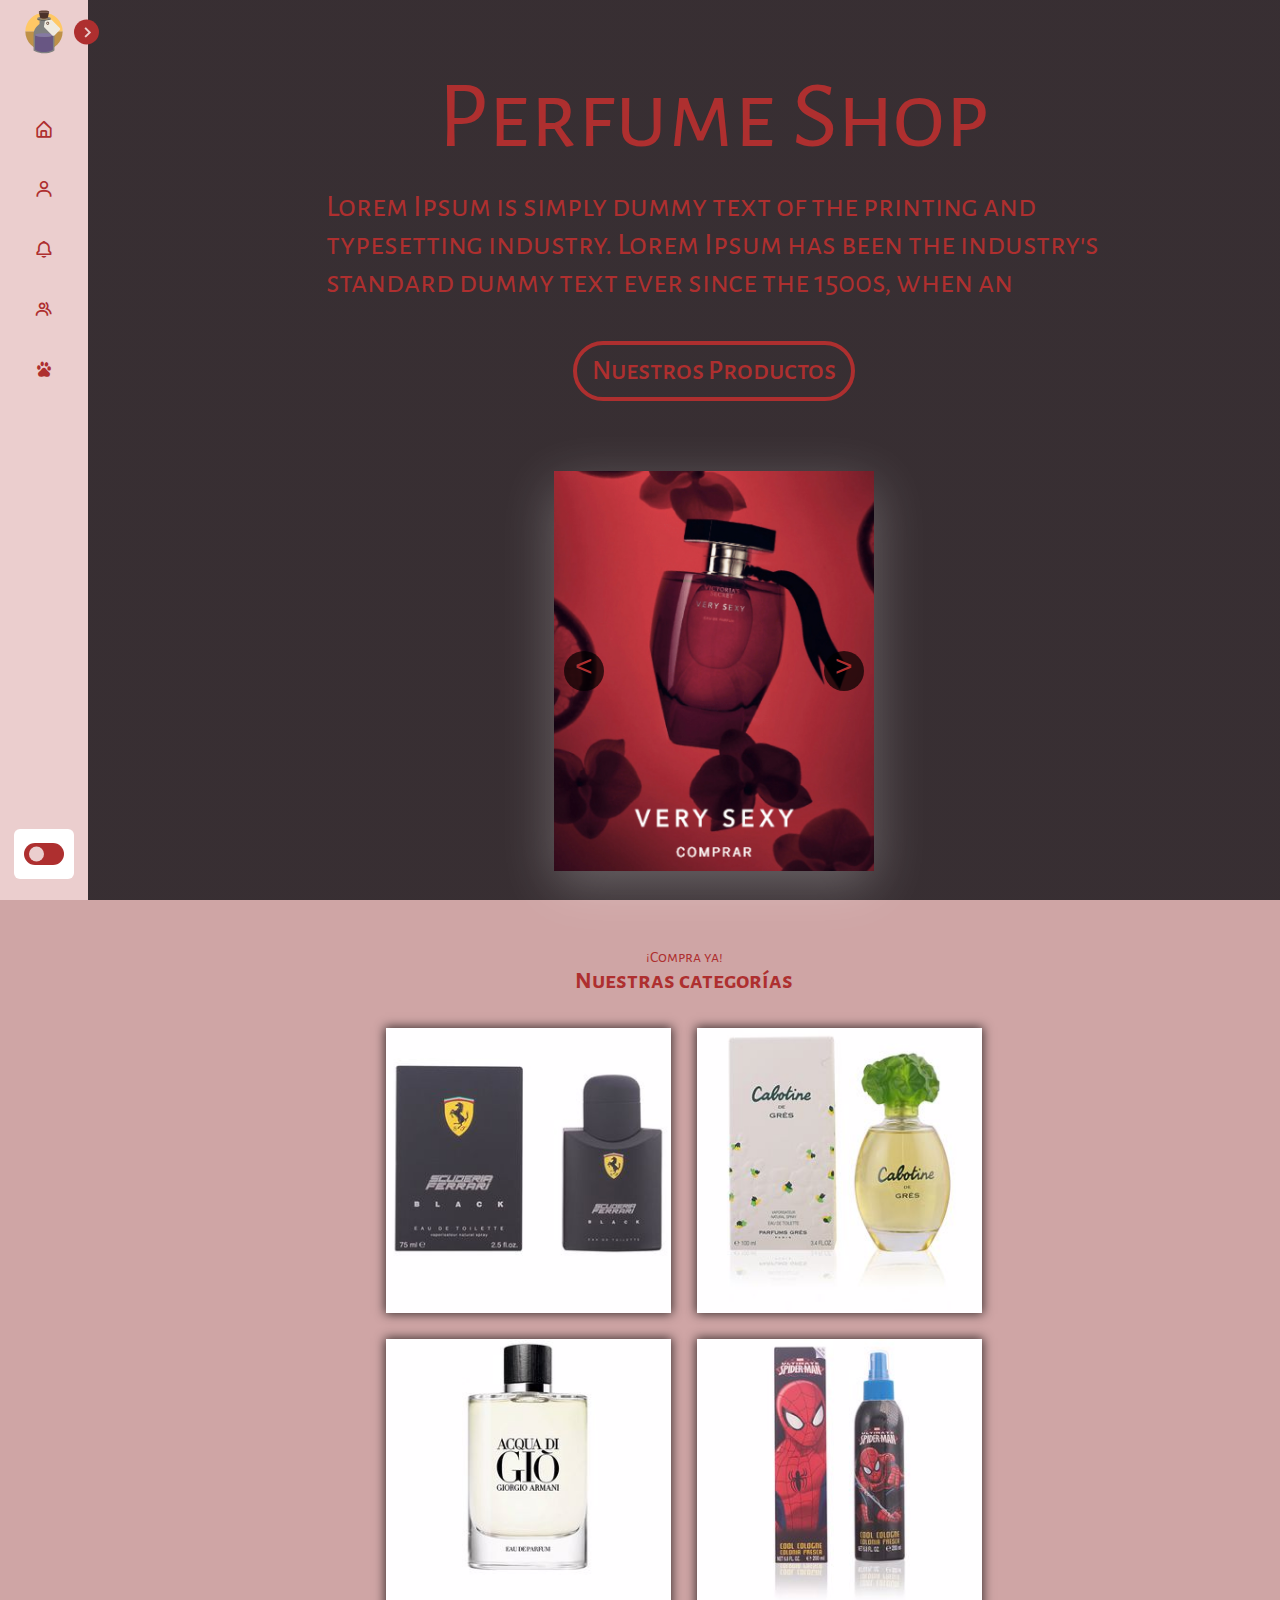
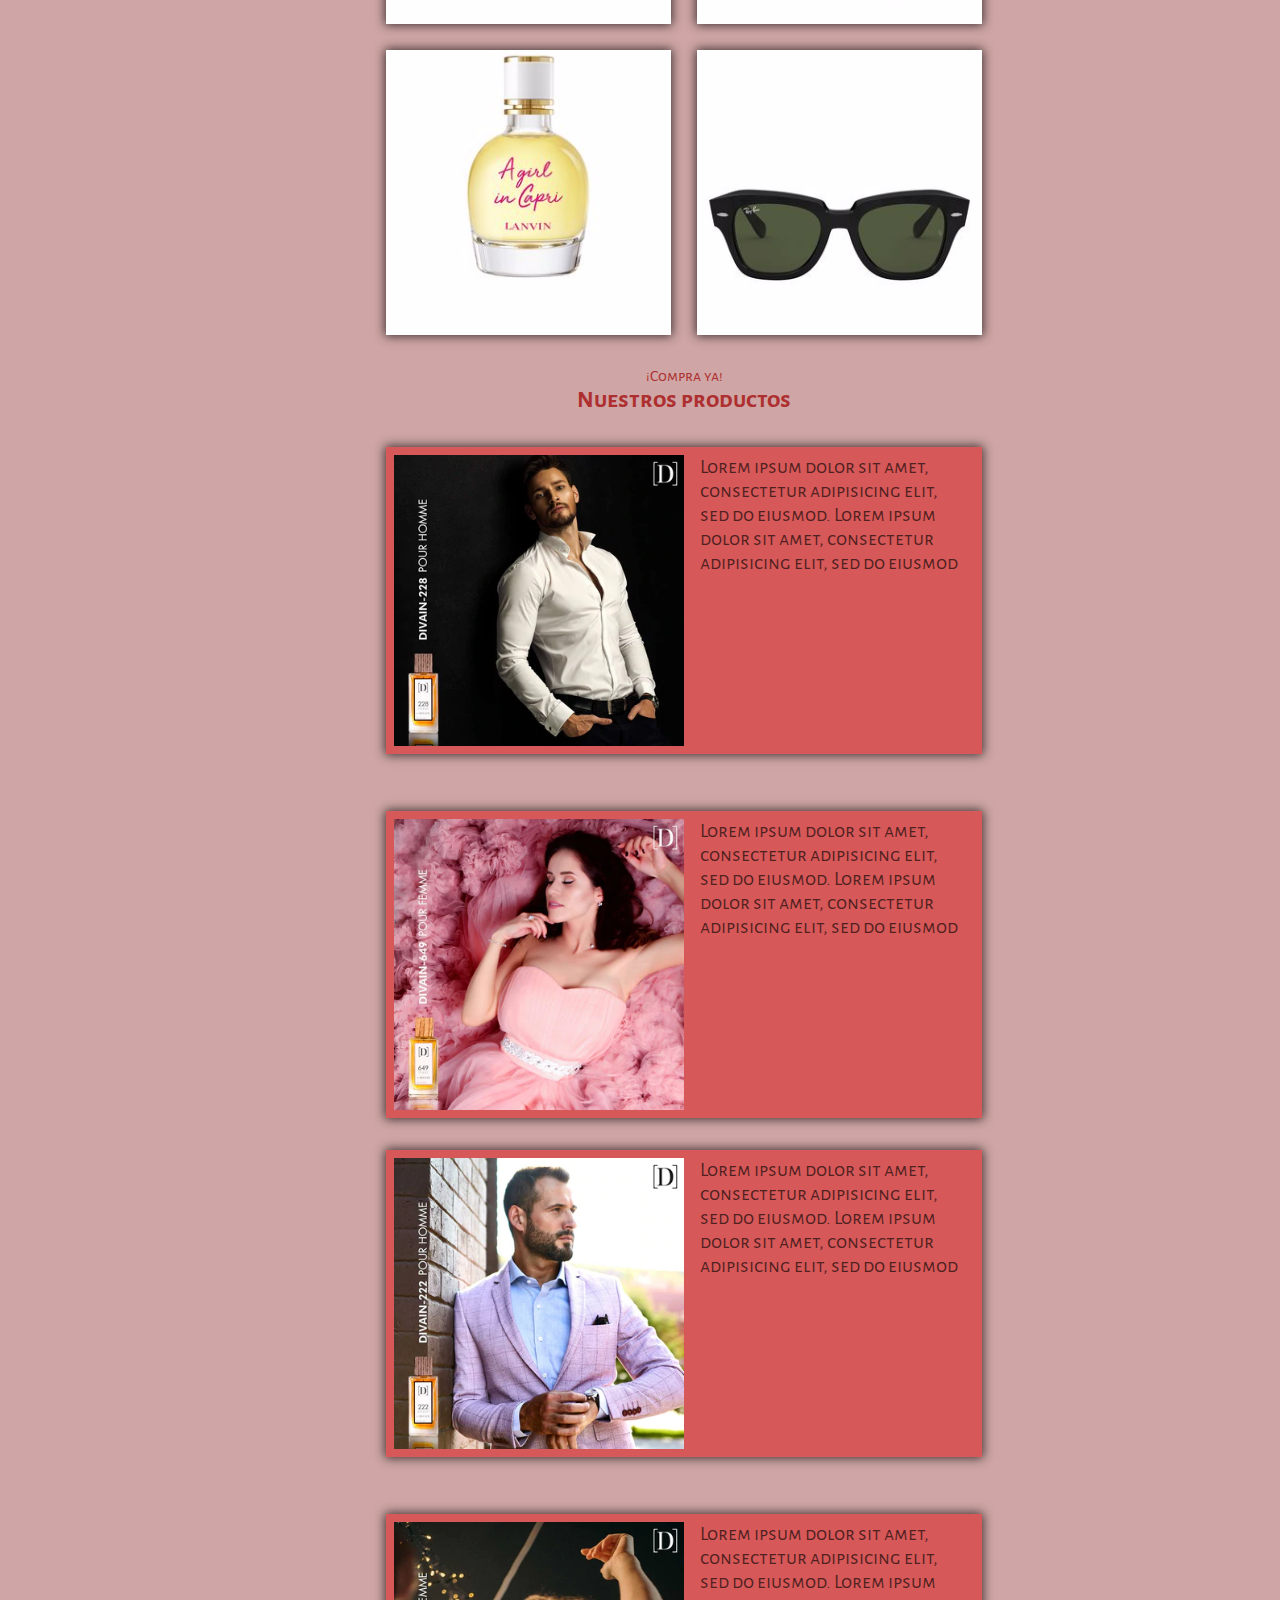
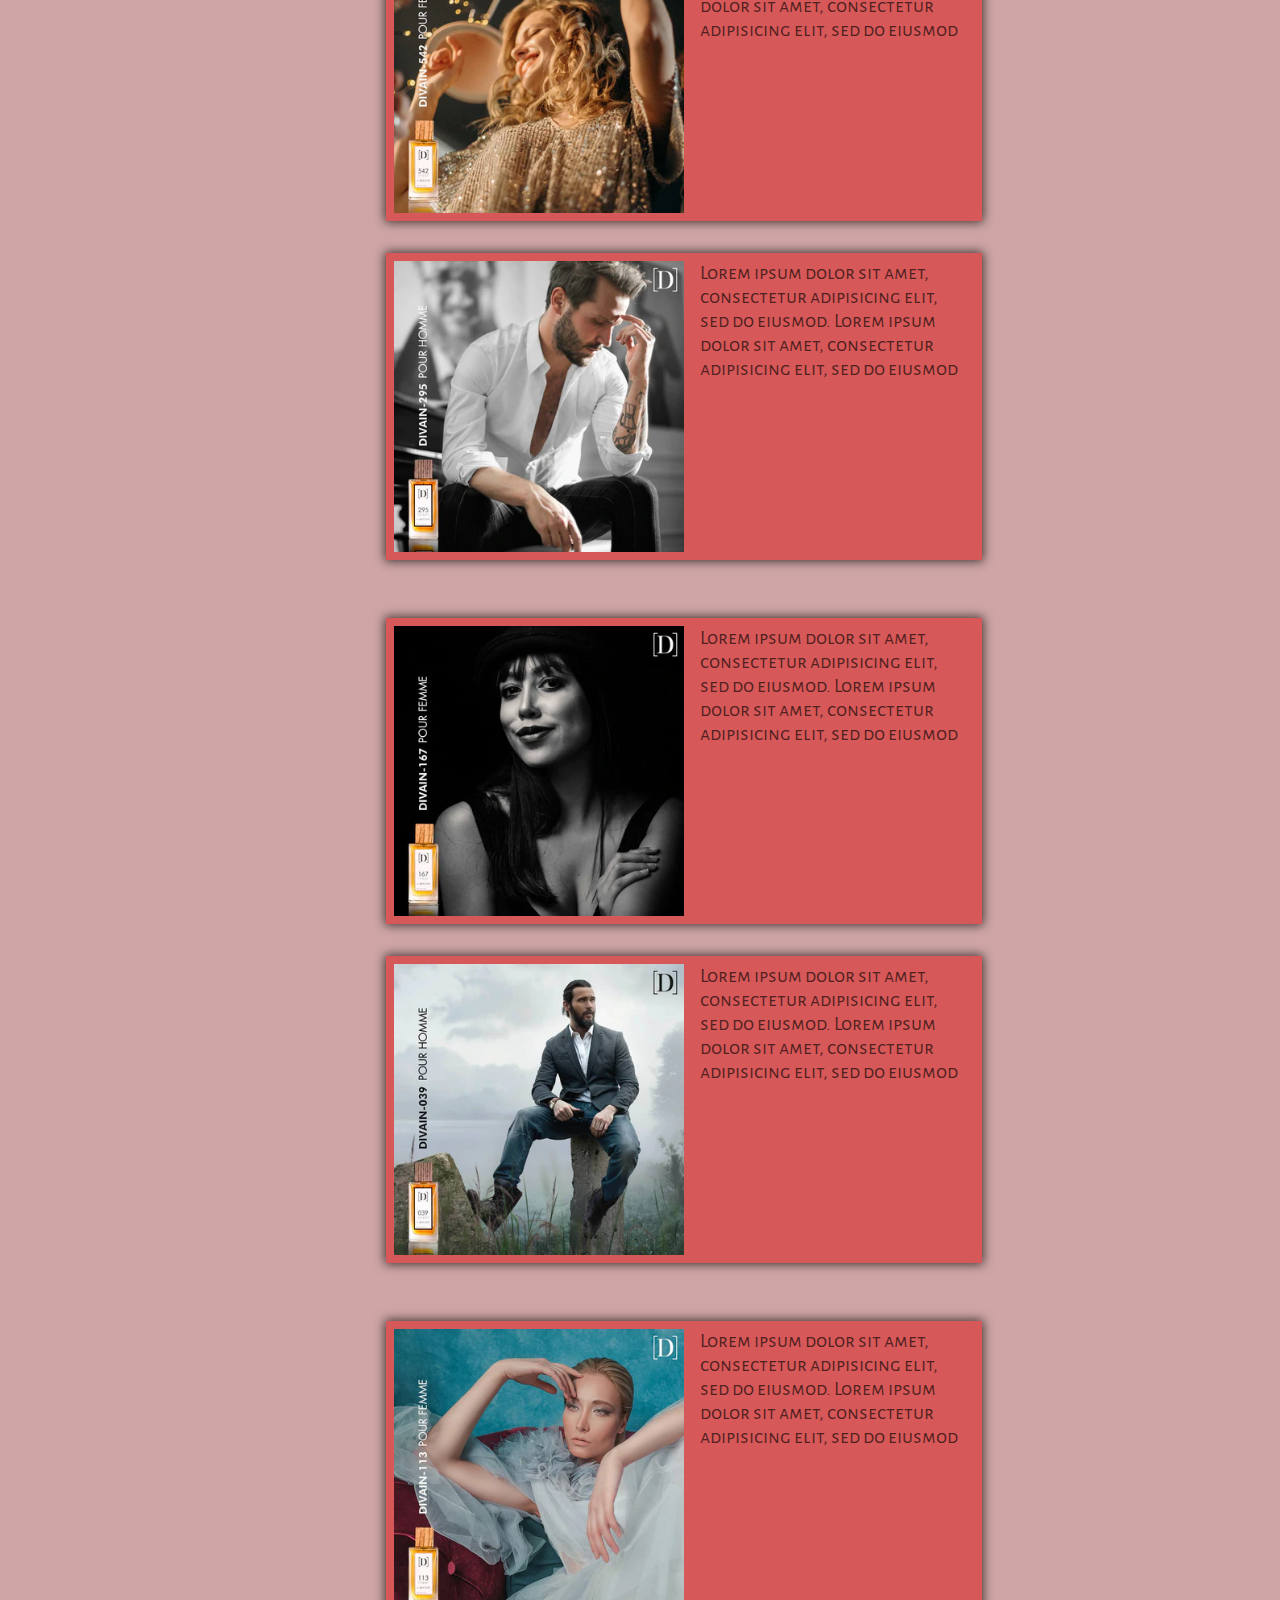
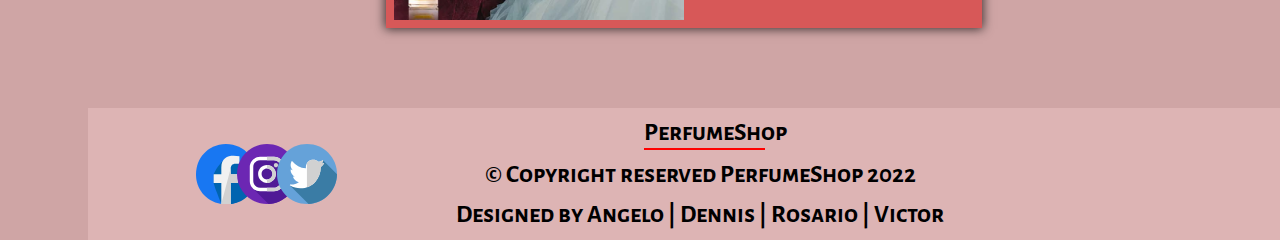
<file: index.html>
<!DOCTYPE html>
<html lang="en">
    <head>
        <meta charset="UTF-8" />
        <meta http-equiv="X-UA-Compatible" content="IE=edge" />
        <meta name="viewport" content="width=device-width, initial-scale=1.0" />
        <title>Perfumed Shop | Home</title>
        <link rel="stylesheet" href="assets/css/index.css">
        <link rel="stylesheet" href="assets/css/sidemenu.css" />
        <link rel="stylesheet" href="https://unpkg.com/boxicons@2.1.2/css/boxicons.min.css"/>
    </head>
    <body>
        <!-- ↓↓↓↓↓↓ SIDEMENU'S INIT ↓↓↓↓↓↓ -->
        <nav class="sidebar close">
            <header>
                <div class="image-text">
                    <span class="image">
                        <img src="media/logo-empresa.svg" alt="">
                    </span>
                    <div class="text logo-text">
                        <span class="name">Perfume Shop</span>
                    </div>
                </div>
                <i class="bx bx-chevron-right toggle"></i>
            </header>
            <div class="menu-bar">
                <div class="menu">
                    <ul class="menu-links">
                        <li class="nav-link">
                            <a href="index.html">
                                <i class="bx bx-home-alt icon"></i>
                                <span class="text nav-text">Home</span>
                            </a>
                        </li>
                        <li class="nav-link">
                            <a href="login.html">
                                <i class="bx bx-user icon"></i>
                                <span class="text nav-text">Usuario</span>
                            </a>
                        </li>
                        <li class="nav-link">
                            <a href="contactanos.html">
                                <i class="bx bx-bell icon"></i>
                                <span class="text nav-text">Contáctanos</span>
                            </a>
                        </li>
                        <li class="nav-link">
                            <a href="nosotros.html">
                                <i class="bx bx-group icon"></i>
                                <span class="text nav-text">Nosotros</span>
                            </a>
                        </li>
                        <li class="nav-link">
                            <a href="https://www.fda.gov/cosmetics/cosmetics-labeling-claims/cruelty-freenot-tested-animals" target="_blank">
                                <i class="bx bxl-baidu icon"></i>
                                <span class="text nav-text">No tested on animals</span>
                            </a>
                        </li>
                    </ul>
                </div>
                <!--Mode's section NO TOCAR-->
                <div class="bottom-content">
                    <li class="mode">
                        <div class="sun-moon">
                            <i class="bx bx-moon icon moon"></i>
                            <i class="bx bx-sun icon sun"></i>
                        </div>
                        <span class="mode-text text">Dark mode</span>
                        <div class="toggle-switch">
                            <span class="switch"></span>
                        </div>
                    </li>
                </div>
            </div>
        </nav>
        <!-- ↑↑↑↑↑↑ FINAL DE SIDEMENU ↑↑↑↑↑↑ -->

        <!-- ↓↓↓↓↓↓ COMIENZO DEL CONTENIDO ↓↓↓↓↓↓ -->
        <div class="home">
            <div class="contenido-header">
                <div class="fondo-primera-parte" id="fondo">
                    <h1 class="name-empresa">Perfume Shop</h1>
                    <p class="parrafo-header">Lorem Ipsum is simply dummy text of the printing and typesetting industry. Lorem Ipsum has been the industry's standard dummy text ever since the 1500s, when an </p>
                    <div class="content-nuestrosproductos">
                        <div class="boton boton-default">Nuestros productos</div>
                    </div>
                    <div>
                        <div class="container-slider">
                            <div class="slider" id="slider">
                                <div class="slider__section">
                                    <img src="media/flat1.jpg" alt="" class="slider__img">
                                </div>
                                <div class="slider__section">
                                    <img src="media/flat2.jpg" alt="" class="slider__img">
                                </div>
                                <div class="slider__section">
                                    <img src="media/flat3.jpg" alt="" class="slider__img">
                                </div>
                                <div class="slider__section">
                                    <img src="media/flat4.jpg" alt="" class="slider__img">
                                </div>
                                <div class="slider__section">
                                    <img src="media/flat5.jpg" alt="" class="slider__img">
                                </div>
                            </div>
                            <div class="slider__btn slider__btn--right" id="btn-right">&#62;</div>
                            <div class="slider__btn slider__btn--left" id="btn-left">&#60;</div>
                        </div>
                    </div>
                </div>
            </div>
            <div class="services">
                <div class="subServices">
                    <p>¡Compra ya!</p>
                    <h2>Nuestras categorías</h2>
                </div>
                <div class="FileOne">
                    <div class="boxOne">
                        <img src="media/cateHombre.jpg" alt="">
                    </div>
                    <div class="boxOne">
                        <img src="media/cateMujer.jpg" alt="">
                    </div>
                    <div class="boxOne">
                        <img src="media/cateRellenable.jpg" alt="">
                    </div>
                    <div class="boxOne">
                        <img src="media/cateBoy.jpg" alt="">
                    </div>
                    <div class="boxOne">
                        <img src="media/cateCitrico.jpg" alt="">
                    </div>
                    <div class="boxOne">
                        <img src="media/cateGafas.jpg" alt="">
                    </div>
                    
                </div>
                <div class="subServicesTwo">
                    <p>¡Compra ya!</p>
                    <h2>Nuestros productos</h2>
                </div>
                <div class="FileTwo">
                    <div class="boxTwo">
                        <div class="ColsFiles">
                            <div class="ColOne">
                                <img onMouseOver="cambio(this)" onMouseOut="regreso(this)" class="prod" data-prod="aventusDeCreed" src="media/aventusDeCreed.jpg" alt="imagen colonia">
                            </div>
                            <div class="ColTwo">
                                <p>Lorem ipsum dolor sit amet, 
                                    consectetur adipisicing elit, sed do eiusmod. Lorem ipsum dolor sit amet, 
                                    consectetur adipisicing elit, sed do eiusmod</p>
                            </div>
                        </div>
                    </div>
                    <div class="boxTwo">
                        <div class="ColsFiles">
                            <div class="ColOne">
                                <img class="prod" data-prod="delinaExclusifDeMarly" src="media/delinaExclusifDeMarly.jpg" alt="imagen colonia">
                            </div>
                            <div class="ColTwo">
                                <p>Lorem ipsum dolor sit amet, 
                                    consectetur adipisicing elit, sed do eiusmod. Lorem ipsum dolor sit amet, 
                                    consectetur adipisicing elit, sed do eiusmod</p>
                            </div>
                        </div>
                    </div>
                </div>
                <div class="FileTwo">
                    <div class="boxTwo">
                        <div class="ColsFiles">
                            <div class="ColOne">
                                <img class="prod" data-prod="sauvageDeDior" src="media/sauvageDeDior.jpg" alt="imagen colonia">
                            </div>
                            <div class="ColTwo">
                                <p>Lorem ipsum dolor sit amet, 
                                    consectetur adipisicing elit, sed do eiusmod. Lorem ipsum dolor sit amet, 
                                    consectetur adipisicing elit, sed do eiusmod</p>
                            </div>
                        </div>
                    </div>
                    <div class="boxTwo">
                        <div class="ColsFiles">
                            <div class="ColOne">
                                <img class="prod" data-prod="blackOrchidDeTomFord" src="media/blackOrchidDeTomFord.jpg" alt="imagen colonia">
                            </div>
                            <div class="ColTwo">
                                <p>Lorem ipsum dolor sit amet, 
                                    consectetur adipisicing elit, sed do eiusmod. Lorem ipsum dolor sit amet, 
                                    consectetur adipisicing elit, sed do eiusmod</p>
                            </div>
                        </div>
                    </div>
                </div>
                <div class="FileTwo">
                    <div class="boxTwo">
                        <div class="ColsFiles">
                            <div class="ColOne">
                                <img class="prod" data-prod="noirExtremeDeTomFord" src="media/noirExtremeDeTomFord.jpg" alt="imagen colonia">
                            </div>
                            <div class="ColTwo">
                                <p>Lorem ipsum dolor sit amet, 
                                    consectetur adipisicing elit, sed do eiusmod. Lorem ipsum dolor sit amet, 
                                    consectetur adipisicing elit, sed do eiusmod</p>
                            </div>
                        </div>
                    </div>
                    <div class="boxTwo">
                        <div class="ColsFiles">
                            <div class="ColOne">
                                <img class="prod" data-prod="opiumBlackDeYvesSaintLaurent" src="media/opiumBlackDeYvesSaintLaurent.jpg" alt="imagen colonia">
                            </div>
                            <div class="ColTwo">
                                <p>Lorem ipsum dolor sit amet, 
                                    consectetur adipisicing elit, sed do eiusmod. Lorem ipsum dolor sit amet, 
                                    consectetur adipisicing elit, sed do eiusmod</p>
                            </div>
                        </div>
                    </div>
                </div>
                <div class="FileTwo">
                    <div class="boxTwo">
                        <div class="ColsFiles">
                            <div class="ColOne">
                                <img class="prod" data-prod="terreDeHermes" src="media/terreDeHermes.jpg" alt="imagen colonia">
                            </div>
                            <div class="ColTwo">
                                <p>Lorem ipsum dolor sit amet, 
                                    consectetur adipisicing elit, sed do eiusmod. Lorem ipsum dolor sit amet, 
                                    consectetur adipisicing elit, sed do eiusmod</p>
                            </div>
                        </div>
                    </div>
                    <div class="boxTwo">
                        <div class="ColsFiles">
                            <div class="ColOne">
                                <img class="prod" data-prod="escaleAPortofinoDeDior" src="media/escaleAPortofinoDeDior.jpg" alt="imagen colonia">
                            </div>
                            <div class="ColTwo">
                                <p>Lorem ipsum dolor sit amet, 
                                    consectetur adipisicing elit, sed do eiusmod. Lorem ipsum dolor sit amet, 
                                    consectetur adipisicing elit, sed do eiusmod</p>
                            </div>
                        </div>
                    </div>
                </div>
            </div>
                <!-- ↑↑↑↑↑↑ FINAL DEL CONTENIDO ↑↑↑↑↑↑ -->
                <!-- ↓↓↓↓↓↓ COMIENZO DEL FOOTER ↓↓↓↓↓↓ -->
            <footer>
                <div class="conteiner-footer">
                    <div class="conteiner-items">
                            <div class="social">
                                <img onMouseOver="pasar(this)" onMouseOut="salir(this)" src="media/facebook.svg" alt="" />
                            </div>
                            <div class="social">
                                <img onMouseOver="pasar(this)" onMouseOut="salir(this)" src="media/instagram.svg" alt="" />
                            </div>
                            <div class="social">
                                <img onMouseOver="pasar(this)" onMouseOut="salir(this)" src="media/twitter.svg" alt="" />
                            </div>
                        <div class="creditos">
                            <h3 class="texto-footer-empresa">
                                PerfumeShop
                            </h3>    
                            <h3 class="texto-footer">
                                © Copyright reserved PerfumeShop 2022
                            </h3>    
                            <h3 class="texto-footer">
                                Designed by Angelo | Dennis | Rosario | Victor
                            </h3>
                        </div>
                    </div>
                </div>
            </footer>
        </div>
        <!-- ↑↑↑↑↑↑ FINAL DEL FOOTER ↑↑↑↑↑↑ -->
    </body>
</html>
<script src="assets/js/sidemenu.js"></script> <!--No olvidar enlazar el script de funcionamiento para el colapso y el modo oscuro o claro-->    
<script src="assets/js/nosotros.js"> </script>
<script src="assets/js/slider.js"></script>
<script src="assets/js/changeimg.js"></script>
</file>
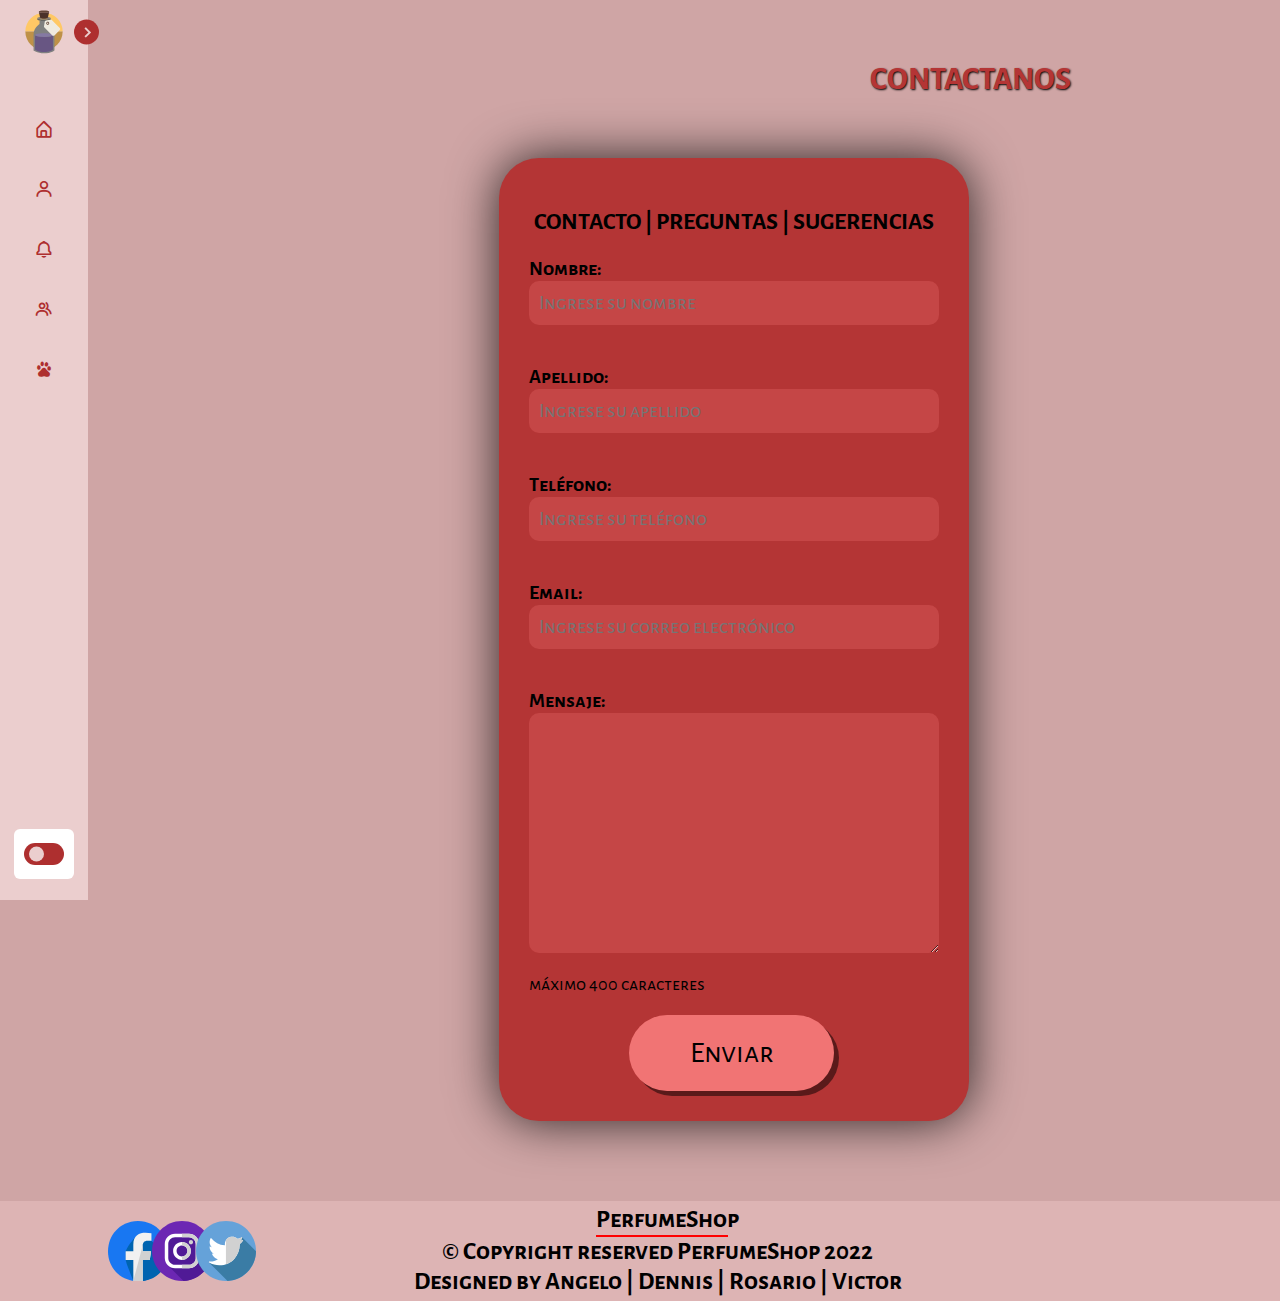
<file: contactanos.html>
<!DOCTYPE html>
<html lang="en">
    <head>
        <meta charset="UTF-8" />
        <meta http-equiv="X-UA-Compatible" content="IE=edge" />
        <meta name="viewport" content="width=device-width, initial-scale=1.0" />
        <title>Perfumed Shop | Contáctanos</title>
        <link rel="stylesheet" href="assets/css/sidemenu.css" />
        <link rel="stylesheet" href="assets/css/contactanos.css">
        <link rel="stylesheet" href="https://unpkg.com/boxicons@2.1.2/css/boxicons.min.css"/>
        
    </head>
    <body class="main">
        <nav class="sidebar close">
            <header>
                <div class="image-text">
                    <span class="image">
                        <img src="media/logo-empresa.svg" alt="">
                    </span>
                    <div class="text logo-text">
                        <span class="name">Perfume Shop</span>
                    </div>
                </div>
                <i class="bx bx-chevron-right toggle"></i>
            </header>
            <div class="menu-bar">
                <div class="menu">
                    <ul class="menu-links">
                        <li class="nav-link">
                            <a href="index.html">
                                <i class="bx bx-home-alt icon"></i>
                                <span class="text nav-text">Home</span>
                            </a>
                        </li>
                        <li class="nav-link">
                            <a href="login.html">
                                <i class="bx bx-user icon"></i>
                                <span class="text nav-text">Usuario</span>
                            </a>
                        </li>
                        <li class="nav-link">
                            <a href="contactanos.html">
                                <i class="bx bx-bell icon"></i>
                                <span class="text nav-text">Contáctanos</span>
                            </a>
                        </li>
                        <li class="nav-link">
                            <a href="nosotros.html">
                                <i class="bx bx-group icon"></i>
                                <span class="text nav-text">Nosotros</span>
                            </a>
                        </li>
                        <li class="nav-link">
                            <a href="https://www.fda.gov/cosmetics/cosmetics-labeling-claims/cruelty-freenot-tested-animals" target="_blank">
                                <i class="bx bxl-baidu icon"></i>
                                <span class="text nav-text">No tested on animals</span>
                            </a>
                        </li>
                    </ul>
                </div>
                <!--Mode's section NO TOCAR-->
                <div class="bottom-content">
                    <li class="mode">
                        <div class="sun-moon">
                            <i class="bx bx-moon icon moon"></i>
                            <i class="bx bx-sun icon sun"></i>
                        </div>
                        <span class="mode-text text">Dark mode</span>
                        <div class="toggle-switch">
                            <span class="switch"></span>
                        </div>
                    </li>
                </div>
            </div>
        </nav>
        <!-- ↑↑↑↑↑↑ FINAL DE BARRA DE NAVEGACION ↑↑↑↑↑↑ -->
        <!-- ↓↓↓↓↓↓ COMIENZO DEL CONTENIDO ↓↓↓↓↓↓ -->    
        <div class="titulo">
            <h1>CONTACTANOS</h1>
        </div>
        <section class="forma-registro">
            <form id="frmlogueo"  onsubmit="registrar(this)">
            <h2 class="contac">CONTACTO | PREGUNTAS | SUGERENCIAS</h2>
            <h3>Nombre:</h3>
            <input class="controls" type="text" name="txtnombre" id="nombre" placeholder="Ingrese su nombre">
            <h3>Apellido:</h3>
            <input class="controls" type="text" name="txtapellido" id="apellido" placeholder="Ingrese su apellido">
            <h3>Teléfono:</h3>
            <input class="controls" type="text" name="txttelefono" id="telefono" placeholder="Ingrese su teléfono">
            <h3>Email:</h3>
            <input class="controls" type="email" name="txtemail" id="email" placeholder="Ingrese su correo electrónico">
            <h3>Mensaje:</h3>
            <textarea class="textarea" name="txtmensaje" id="mensaje" cols="30" rows="10"  maxlength=400 placeholder="Ingrese su consulta aquí" 
            title="Tu comentario no  debe exceder los 400 caracteres" >

            </textarea>

				<br>
                <font size=4>máximo 400 caracteres</font>
                <br></br>
            <input class="botons" type="submit" value = "Enviar">
        </form>
        </section>
        
        <!-- ↑↑↑↑↑↑ FINAL DEL CONTENIDO ↑↑↑↑↑↑ -->
        <!-- ↓↓↓↓↓↓ COMIENZO DEL FOOTER ↓↓↓↓↓↓ -->
        <footer>
            <div class="conteiner-footer">
                <div class="conteiner-items">
                    <div class="social">
                        <img onMouseOver="pasar(this)" onMouseOut="salir(this)" src="media/facebook.svg" alt="" />
                    </div>
                    <div class="social">
                        <img onMouseOver="pasar(this)" onMouseOut="salir(this)" src="media/instagram.svg" alt="" />
                    </div>
                    <div class="social">
                        <img onMouseOver="pasar(this)" onMouseOut="salir(this)" src="media/twitter.svg" alt="" />
                    </div>
                    <div class="creditos">
                        <h3 class="texto-footer-empresa">
                            PerfumeShop
                        </h3>    
                        <h3 class="texto-footer">
                            © Copyright reserved PerfumeShop 2022
                        </h3>    
                        <h3 class="texto-footer">
                            Designed by Angelo | Dennis | Rosario | Victor
                        </h3>
                    </div>
                </div>
            </div>
        </footer>
        <!-- ↑↑↑↑↑↑ FINAL DEL FOOTER ↑↑↑↑↑↑ -->
</body>
</html>
<script src="assets/js/sidemenu.js"></script> <!--No olvidar enlazar el script de funcionamiento para el colapso y el modo oscuro o claro-->
<script src="assets/js/contactanos.js"></script>
<script src="assets/js/nosotros.js"> </script>
</file>
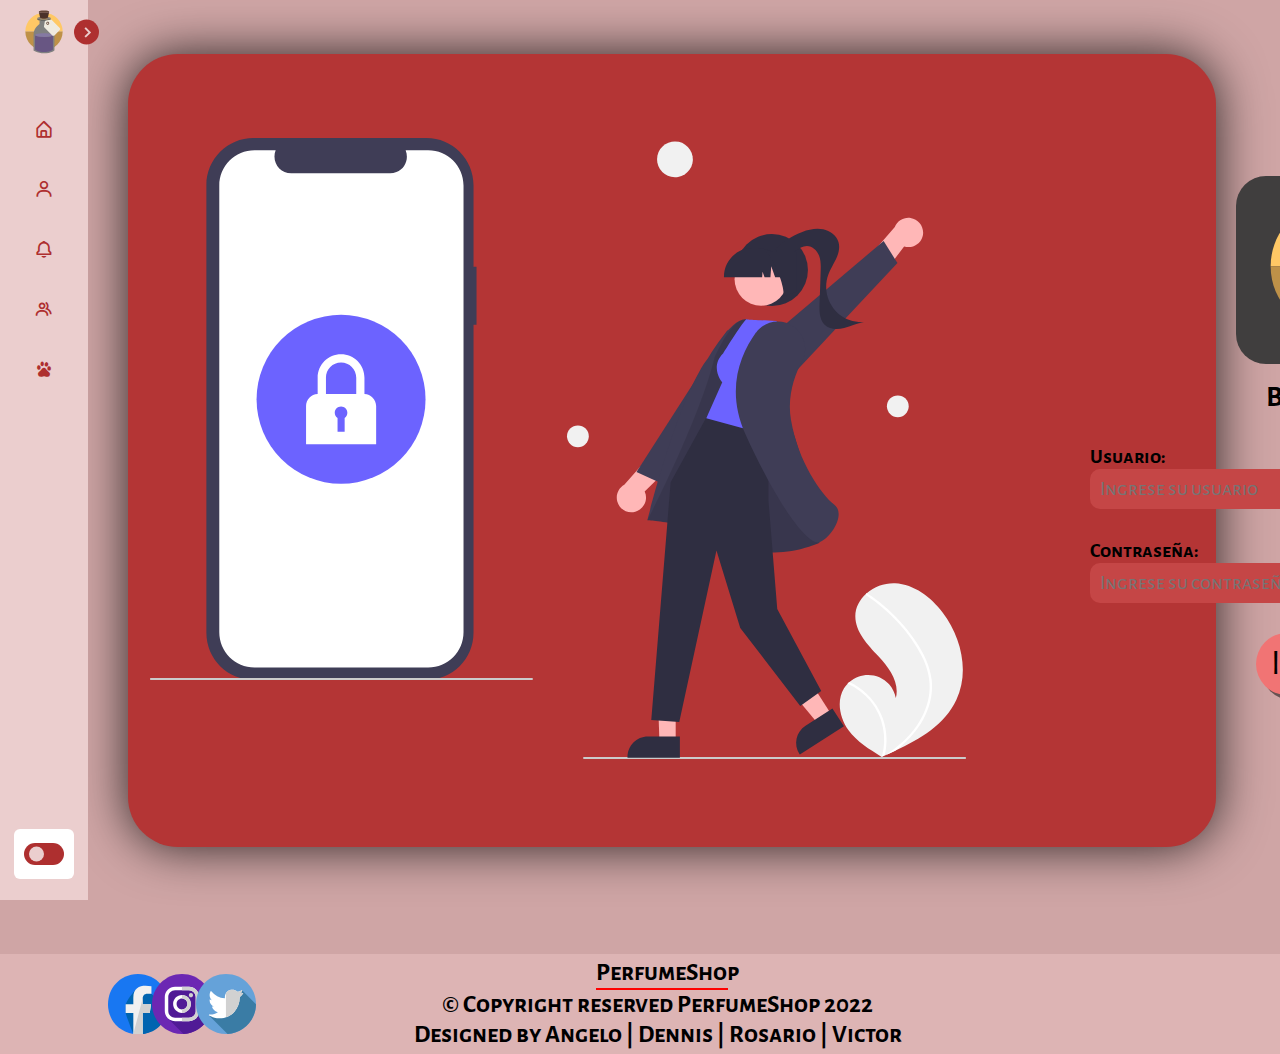
<file: login.html>
<!DOCTYPE html>
<html lang="es">

<head>
    <meta charset="UTF-8">
    <meta http-equiv="X-UA-Compatible" content="IE=edge">
    <meta name="viewport" content="width=device-width, initial-scale=1.0">
    <title>Perfumed Shop | Inicia sesión</title>
    <link rel="stylesheet" href="assets/css/sidemenu.css">
    <link rel="stylesheet" href="assets/css/login.css">
    <link rel="stylesheet" href="https://unpkg.com/boxicons@2.1.2/css/boxicons.min.css" />
    
</head>

<body class="main">
    <div class="principal">
        <nav class="sidebar close">
            <header>
                <div class="image-text">
                    <span class="image">
                        <img src="media/logo-empresa.svg" alt="">
                    </span>
                    <div class="text logo-text">
                        <span class="name">Perfume Shop</span>
                    </div>
                </div>
                <i class="bx bx-chevron-right toggle"></i>
            </header>
            <div class="menu-bar">
                <div class="menu">
                    <ul class="menu-links">
                        <li class="nav-link">
                            <a href="index.html">
                                <i class="bx bx-home-alt icon"></i>
                                <span class="text nav-text">Home</span>
                            </a>
                        </li>
                        <li class="nav-link">
                            <a href="login.html">
                                <i class="bx bx-user icon"></i>
                                <span class="text nav-text">Usuario</span>
                            </a>
                        </li>
                        <li class="nav-link">
                            <a href="contactanos.html">
                                <i class="bx bx-bell icon"></i>
                                <span class="text nav-text">Contáctanos</span>
                            </a>
                        </li>
                        <li class="nav-link">
                            <a href="nosotros.html">
                                <i class="bx bx-group icon"></i>
                                <span class="text nav-text">Nosotros</span>
                            </a>
                        </li>
                        <li class="nav-link">
                            <a href="https://www.fda.gov/cosmetics/cosmetics-labeling-claims/cruelty-freenot-tested-animals"
                                target="_blank">
                                <i class="bx bxl-baidu icon"></i>
                                <span class="text nav-text">No tested on animals</span>
                            </a>
                        </li>
                    </ul>
                </div>
                <!--Mode's section NO TOCAR-->
                <div class="bottom-content">
                    <li class="mode">
                        <div class="sun-moon">
                            <i class="bx bx-moon icon moon"></i>
                            <i class="bx bx-sun icon sun"></i>
                        </div>
                        <span class="mode-text text">Dark mode</span>
                        <div class="toggle-switch">
                            <span class="switch"></span>
                        </div>
                    </li>
                </div>
            </div>
        </nav>
        <!-- ↑↑↑↑↑↑ FINAL DE BARRA DE NAVEGACION ↑↑↑↑↑↑ -->

        <!-- ↓↓↓↓↓↓ COMIENZO DEL CONTENIDO ↓↓↓↓↓↓ -->
        <div id="log">
            <div class="cuadro">
                <div class="primero">
                    <span class="celular">
                        <img src="media/login-image.svg" alt="">
                    </span>
                </div>
                <div  class="segundo">
                    <form action="item" id="frmlogueo" onsubmit="cargar(this)" method="post">
                        <div class="empresa">
                            <span>
                                <img src="media/logo-empresa.svg" alt="">
                            </span>
                        </div>
                    <h1 class="title">Bienvenido</h1>
      
                        <div class="contenedor-login">
                            <div class="datos-button">
                                <label for="ud">
                                    <h2>Usuario:</h2>
                                    <input class="caja-datos" name="txtusuario" placeholder="Ingrese su usuario" type="text" id="username">
                                </label>
                            </div>
                            <div class="datos-button">
                                <label for="ud">
                                    <h2>Contraseña:</h2>
                                    <input class="caja-datos" name="txtclave" placeholder="Ingrese su contraseña" type="password" id="password">
                                </label>
                            </div>
                            <div class="submit-button">
                                <button id="button">Ingresar</button>
                            </div>            
                        </div>
                    
                    </form>
                </div>
            </div>
            
        
        </div>
        
    </div>
    <!-- ↑↑↑↑↑↑ FINAL DEL CONTENIDO ↑↑↑↑↑↑ -->

    <!-- ↓↓↓↓↓↓ COMIENZO DEL FOOTER ↓↓↓↓↓↓ -->
    <footer>
        <div class="conteiner-footer">
            <div class="conteiner-items">
                <div class="social">
                    <img onMouseOver="pasar(this)" onMouseOut="salir(this)" src="media/facebook.svg" alt="" />
                </div>
                <div class="social">
                    <img onMouseOver="pasar(this)" onMouseOut="salir(this)" src="media/instagram.svg" alt="" />
                </div>
                <div class="social">
                    <img onMouseOver="pasar(this)" onMouseOut="salir(this)" src="media/twitter.svg" alt="" />
                </div>
                <div class="creditos">
                    <h3 class="texto-footer-empresa">
                        PerfumeShop
                    </h3>    
                    <h3 class="texto-footer">
                        © Copyright reserved PerfumeShop 2022
                    </h3>    
                    <h3 class="texto-footer">
                        Designed by Angelo | Dennis | Rosario | Victor
                    </h3>
                </div>
            </div>
        </div>
    </footer>
    <!-- ↑↑↑↑↑↑ FINAL DEL FOOTER ↑↑↑↑↑↑ -->
</body>
</html>
<script src="assets/js/sidemenu.js"> </script>
<script src="assets/js/login.js"></script> 
<script src="assets/js/nosotros.js"> </script>
</file>
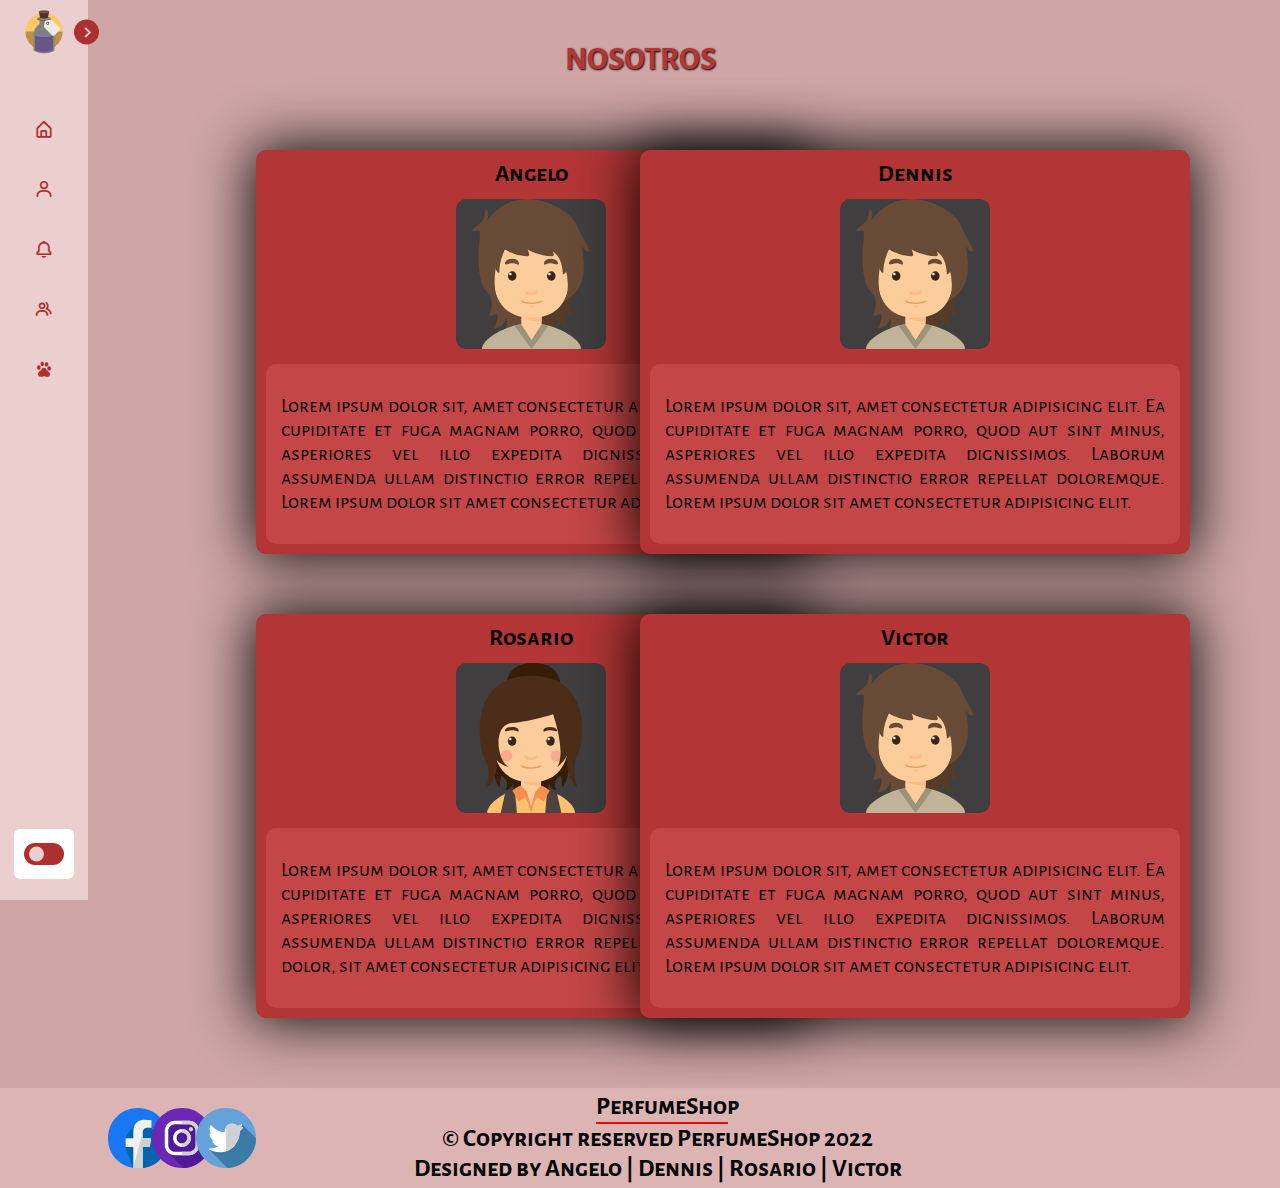
<file: nosotros.html>
<!DOCTYPE html>
<html lang="es">

<head>
	<meta charset="UTF-8">
	<meta http-equiv="X-UA-Compatible" content="IE=edge">
	<meta name="viewport" content="width=device-width, initial-scale=1.0">
	<title>Perfumed Shop | Nosotros</title>
	<link rel="stylesheet" href="assets/css/sidemenu.css">
	<link rel="stylesheet" href="assets/css/nosotros.css">
	<link rel="stylesheet" href="https://unpkg.com/boxicons@2.1.2/css/boxicons.min.css" />

</head>

<body>
		<nav class="sidebar close">
			<header>
				<div class="image-text">
					<span class="image">
						<img src="media/logo-empresa.svg" alt="">
					</span>
					<div class="text logo-text">
						<span class="name">Perfume Shop</span>
					</div>
				</div>
				<i class="bx bx-chevron-right toggle"></i>
			</header>
			<div class="menu-bar">
				<div class="menu">
					<ul class="menu-links">
						<li class="nav-link">
							<a href="index.html">
								<i class="bx bx-home-alt icon"></i>
								<span class="text nav-text">Home</span>
							</a>
						</li>
						<li class="nav-link">
							<a href="login.html">
								<i class="bx bx-user icon"></i>
								<span class="text nav-text">Usuario</span>
							</a>
						</li>
						<li class="nav-link">
							<a href="contactanos.html">
								<i class="bx bx-bell icon"></i>
								<span class="text nav-text">Contáctanos</span>
							</a>
						</li>
						<li class="nav-link">
							<a href="nosotros.html">
								<i class="bx bx-group icon"></i>
								<span class="text nav-text">Nosotros</span>
							</a>
						</li>
						<li class="nav-link">
							<a href="https://www.fda.gov/cosmetics/cosmetics-labeling-claims/cruelty-freenot-tested-animals"
								target="_blank">
								<i class="bx bxl-baidu icon"></i>
								<span class="text nav-text">No tested on animals</span>
							</a>
						</li>
					</ul>
				</div>
				<!--Mode's section NO TOCAR-->
				<div class="bottom-content">
					<li class="mode">
						<div class="sun-moon">
							<i class="bx bx-moon icon moon"></i>
							<i class="bx bx-sun icon sun"></i>
						</div>
						<span class="mode-text text">Dark mode</span>
						<div class="toggle-switch">
							<span class="switch"></span>
						</div>
					</li>
				</div>
			</div>
		</nav>
		<!-- ↑↑↑↑↑↑ FINAL DE BARRA DE NAVEGACION ↑↑↑↑↑↑ -->

		<!-- ↓↓↓↓↓↓ COMIENZO DEL CONTENIDO ↓↓↓↓↓↓ -->
		<div class="main">
			<div class="contenedor-titulo">
				<h1>NOSOTROS</h1>
			</div>			
			<div class="nosotros">
				<div class="caja ">
					<h2>Angelo</h2>
					<div class="persona1">
						<img class="perfil" onMouseOver="pasarperfil(this)" onMouseOut="salirperfil(this)"  src="media/boy.svg" alt="">
					</div>
					<div class="parrafo">
						<p>Lorem ipsum dolor sit, amet consectetur adipisicing elit. Ea cupiditate et fuga magnam porro,
							quod aut sint minus, asperiores vel illo expedita dignissimos. Laborum assumenda ullam
							distinctio error repellat doloremque. Lorem ipsum dolor sit amet consectetur adipisicing
							elit.
						</p>
					</div>
				</div>
				<div class="caja">
					<h2>Dennis</h2>
					<div class="persona2">
						<img class="perfil" onMouseOver="pasarperfil(this)" onMouseOut="salirperfil(this)"  src="media/boy.svg" alt="">
					</div>
					<div class="parrafo">
						<p>Lorem ipsum dolor sit, amet consectetur adipisicing elit. Ea cupiditate et fuga magnam porro,
							quod aut sint minus, asperiores vel illo expedita dignissimos. Laborum assumenda ullam
							distinctio error repellat doloremque. Lorem ipsum dolor sit amet consectetur adipisicing
							elit.
						</p>
					</div>
				</div>
				<div class="caja">
					<h2>Rosario</h2>
					<div class="persona3">
						<img class="perfil" onMouseOver="pasarperfil(this)" onMouseOut="salirperfil(this)" src="media/girl.svg" alt="">
					</div>
					<div class="parrafo">
						<p>Lorem ipsum dolor sit, amet consectetur adipisicing elit. Ea cupiditate et fuga magnam porro,
							quod aut sint minus, asperiores vel illo expedita dignissimos. Laborum assumenda ullam
							distinctio error repellat. Lorem ipsum dolor, sit amet consectetur adipisicing elit.
						</p>
					</div>
				</div>
				<div class="caja ">
					<h2>Victor</h2>
					<div class="persona4">
						<img class="perfil" onMouseOver="pasarperfil(this)" onMouseOut="salirperfil(this)"  src="media/boy.svg" alt="">
					</div>
					<div class="parrafo">
						<p>Lorem ipsum dolor sit, amet consectetur adipisicing elit. Ea cupiditate et fuga magnam porro,
							quod aut sint minus, asperiores vel illo expedita dignissimos. Laborum assumenda ullam
							distinctio error repellat doloremque. Lorem ipsum dolor sit amet consectetur adipisicing
							elit.
						</p>
					</div>
				</div>
			</div>
		</div>
	
	<!-- ↑↑↑↑↑↑ FINAL DEL CONTENIDO ↑↑↑↑↑↑ -->

	<!-- ↓↓↓↓↓↓ COMIENZO DEL FOOTER ↓↓↓↓↓↓ -->
	<footer>
		<div class="conteiner-footer">
			<div class="conteiner-items">
				<div class="social">
					<img onMouseOver="pasar(this)" onMouseOut="salir(this)" src="media/facebook.svg" alt="" />
				</div>
				<div class="social">
					<img onMouseOver="pasar(this)" onMouseOut="salir(this)" src="media/instagram.svg" alt="" />
				</div>
				<div class="social">
					<img onMouseOver="pasar(this)" onMouseOut="salir(this)" src="media/twitter.svg" alt="" />
				</div>
				<div class="creditos">
					<h3 class="texto-footer-empresa">
						PerfumeShop
					</h3>    
					<h3 class="texto-footer">
						© Copyright reserved PerfumeShop 2022
					</h3>    
					<h3 class="texto-footer">
						Designed by Angelo | Dennis | Rosario | Victor
					</h3>
				</div>
			</div>
		</div>
	</footer>
	<!-- ↑↑↑↑↑↑ FINAL DEL FOOTER ↑↑↑↑↑↑ -->
</body>

</html>
<script src="assets/js/sidemenu.js"> </script>
<script src="assets/js/nosotros.js"> </script>
</file>
<file: assets/css/index.css>
* {
    margin: 0;
    padding: 0;
    box-sizing: border-box;
    font-family: 'Alegreya Sans SC', sans-serif;
}

:root {
    /* ===== Colors ===== */
    --body-color: #cfa5a5;
    --sidebar-color: #ebcece;
    --primary-color: #ae2f2f;
    --primary-color-light: #ffffff;
    --toggle-color: #ae2f2f;
    --icon-color: #ae2f2f;
    --boxes-products: #D75858;
    --boxes-products-text: #000000a2;
    --color-line: #FF0000;
    --footer-color: #ddb4b4;
    --font-slider: #000000;
    --bg-botones-slider: #ffffffa2;

    /* ====== Transition ====== */
    --tran-02: all 0.2s ease;
    --tran-03: all 0.3s ease;
    --tran-04: all 0.4s ease;
    --tran-05: all 0.5s ease;
}

body {
    min-height: 100vh;
    background-color: var(--body-color);
    transition: var(--tran-05);
}
::selection {
    background-color: var(--primary-color);
    color: #fff;
}

body.dark {
    --body-color: #18191a;
    --sidebar-color: #262424;
    --primary-color: #3c3a3a;
    --footer-color: #161515;
    --boxes-products: #3c3a3a;
    --boxes-products-text: #ffffff;
    --color-line: #e07878;    
    --font-slider: #ffffff;
    --bg-botones-slider: #000000a2;
}

/*---------------------------
			First page 
-----------------------------*/

.home {
    position: absolute;
    top: 0;
    top: 0;
    left: 250px;
    height: 100vh;
    width: calc(100% - 250px);
    background-color: var(--body-color);
    transition: var(--tran-05);
}
.home .name-empresa {
    font-size: 30px;
    font-weight: 500;
    color: var(--text-color);
    padding: 12px 60px;
}

.sidebar.close ~ .home {
    left: 88px;
    height: 100vh;
    width: calc(100% - 88px);
}
body.dark .home .name-empresa,
body.dark .home .parrafo-header {
    color: var(--text-color);
}

.contenido-header {
    width: 100%;
    height: 100vh;
    background-image: linear-gradient(
            rgba(5, 7, 12, 0.75),
            rgba(5, 7, 12, 0.75)
        ),
        url(https://i.postimg.cc/NjKhsSND/background.jpg);
    background-position: center;
    background-size: cover;
    background-attachment: fixed;
}

.contenido-header {
    padding: 0px 15% 0px 20%;
    font-size: 32px;
    font-weight: 200px;
    font-family: 'Alegreya Sans SC', sans-serif;
    display: flex;
    justify-content: center;
    color: var(--text-color);
}

.contenido-header .name-empresa {
    padding-top: 60px;
    font-size: 96px;
    font-weight: 400;
    font-family: 'Alegreya Sans SC', sans-serif;
    display: flex;
    align-items: center;
    justify-content: center;
    transition: var(--tran-05);
}

.contenido-header .parrafo-header {
    padding-bottom: 40px;
    transition: var(--tran-05);
}

.content-nuestrosproductos {
    text-align: center;
}

.boton-default:hover {
    color: #fff;
    background-color: var(--footer-color);
}

body.dark .boton-default:hover {
	background-color: var(--primary-color);
	color: #fff;
}

body.dark .boton {
	color: var(--text-color);
	border: 4px solid #3c3a3a;
}

.boton-default {
    border: 4px solid var(--text-color);
}

.boton {
    display: inline-block;
    padding: 5px 15px;
    margin-bottom: 70px;
    border-radius: 50px;
    text-transform: capitalize;
    font-weight: 500;
    transition: var(--tran-03);
    font-size: 28px;
    cursor: pointer;
    color: var(--text-color);
    line-height: 1.5;
}
.container-slider {
    width: 50%;
    max-width: 320px;
    margin: auto;
    box-shadow: 0 0 0, 0 15px 50px rgba(255, 255, 255, 0.26);
    position: relative;
    overflow: hidden;
}
.slider {
    display: flex;
    width: 500%;
    height: 400px;
    margin-left: -100%;
}
.slider__section {
    width: 100%;
}
.slider__img {
    display: block;
    width: 100%;
    height: 100%;
    object-fit: cover;
}
.slider__btn {
    position: absolute;
    width: 40px;
    height: 40px;
    background: rgba(0, 0, 0, 0.7);
    top: 50%;
    transform: translateY(-50%);
    font-size: 30px;
    font-family: monospace;
    text-align: center;
    border-radius: 50%;
    cursor: pointer;
    transition: all 2;
}
body.dark .slider__btn {
    background: var(--bg-botones-slider);
}
.slider__btn:hover {
    background: rgba(68, 45, 45, 0.7);
    transition: all 2;
}
.slider__btn--left {
    left: 10px; 
}
.slider__btn--right {
    right: 10px;
}
/*---------------------------
			Content category 
-----------------------------*/
.services{
    color: var(--text-color);
	padding: 3rem 0;
}
.subServices{
	text-align: center;
    padding-bottom: 2rem;
}
.FileOne{
	width: 50%;
	margin: 0 auto;
	display: grid;
	grid-template-columns: repeat(auto-fit,minmax(13rem,1fr));
	grid-gap: 1.6rem;
}
.boxOne{
	display: flex;
	flex-direction: column;
	align-items: center;
	justify-content: center;
	box-shadow: 0px 0px 10px 1px rgba(0, 0, 0, 0.726);
}
.boxOne img{ 
	width: 100%;
    cursor: pointer;
}
h3{
	margin: 10px 0;
}
.boxOne p{
	text-align: center;
}

/*---------------------------
			Content product 
-----------------------------*/
.subServicesTwo{
	text-align: center;
    padding: 2rem;
}
.FileTwo{
	width: 50%;
	margin: 0 auto;
	display: grid;
	grid-template-columns: repeat(auto-fit,minmax(18rem,1fr));
	grid-gap: 1.6rem;
}
.boxTwo{
	padding: 0.5rem 0.5rem;
	margin-bottom: 2rem;
	display: flex;
	flex-direction: column;
	align-items: center;
	justify-content: center;
    color: var(--boxes-products-text);
    background-color: var(--boxes-products);
	box-shadow: 0px 0px 10px 1px rgba(0, 0, 0, 0.726);
}
.ColsFiles{
	width: 100%;
	display: grid;
	grid-template-columns: repeat(auto-fit,minmax(2rem,1fr));
}
.ColOne{
	display: flex;
	flex-direction: column;
    cursor: pointer;
}
.ColTwo{
    font-size: 20px;
    padding: 0rem 1rem 0rem;
	display: flex;
	flex-direction: column;
}

h3{
	margin: 10px 0;
}

/*---------------------------
			Content footer 
-----------------------------*/

.conteiner-footer {
    background-color: var(--footer-color);
    padding: 0px 88px 0px 88px;
    transition: var(--tran-05);
}

.conteiner-items {
    align-items: center;
    text-align: center;
    display: grid;
    grid-template-columns: 4% 4% 4% auto;
    grid-template-rows: auto;
}

.conteiner-redes {
    display: flex;
}

.social {
    width: 100px;
    height: 100px;
    display: flex;
    padding: 20px;
    cursor: pointer;
}

.creditos {
    text-align: center;
    padding-right: 10%;
}

.texto-footer-empresa {
    display: grid;
    margin-left: 43%;
    width: 15%;
    font-family: 'Alegreya Sans SC', sans-serif;
    font-size: 25px;
    border-bottom: var(--color-line) solid 2px;
}
.texto-footer {
    font-family: 'Alegreya Sans SC', sans-serif;
    font-size: 25px;
}

body.dark .home .conteiner-footer {
    background-color: var(--footer-color);
    color: var(--text-color);
}
</file>
<file: assets/css/sidemenu.css>
/* Google Font Import - Poppins */
@import url('https://fonts.googleapis.com/css2?family=Alegreya+Sans+SC&display=swap');
*{
    margin: 0;
    padding: 0;
    box-sizing: border-box;
    font-family: 'Alegreya Sans SC', sans-serif;
}

:root{
    /* ===== Colors ===== */
    --body-color: #CFA5A5;
    --sidebar-color: #EBCECE;
    --primary-color: #AE2F2F;
    --primary-color-light: #ffffff;
    --toggle-color: #AE2F2F;
    --icon-color: #AE2F2F;
    --text-color: #AE2F2F;

    /* ====== Transition ====== */
    --tran-02: all 0.2s ease;
    --tran-03: all 0.3s ease;
    --tran-04: all 0.4s ease;
    --tran-05: all 0.5s ease;
}

body{
    min-height: 100vh;
    background-color: var(--body-color);
    transition: var(--tran-05);
}

::selection{
    background-color: var(--primary-color);
    color: #fff;
}

body.dark{
    --body-color: #18191a;
    --sidebar-color: #242526;
    --primary-color: #3c3a3a;
    --primary-color-light: #3a3b3c;
    --toggle-color: #fff;
    --text-color: #fff;
}

/* ===== Sidebar ===== */
.sidebar{
    position: fixed;
    top: 0;
    left: 0;
    height: 100%;
    width: 250px;
    padding: 10px 14px;
    background: var(--sidebar-color);
    transition: var(--tran-05);
    z-index: 100;  
}
.sidebar.close{
    width: 88px;
}

/* ===== Reusable code - Here ===== */
.sidebar li{
    height: 50px;
    list-style: none;
    display: flex;
    align-items: center;
    margin-top: 10px;
}

.sidebar header .image,
.sidebar .icon{
    min-width: 60px;
    border-radius: 6px;
}

.sidebar .icon{
    min-width: 60px;
    border-radius: 6px;
    height: 100%;
    display: flex;
    align-items: center;
    justify-content: center;
    font-size: 20px;
}

.sidebar .icon{
    color: var(--icon-color);
    transition: var(--tran-03);
}

.sidebar .text{
    color: var(--text-color);
    transition: var(--tran-02);
    font-size: 17px;
    font-weight: 500;
    white-space: nowrap;
    opacity: 1;
}
.sidebar.close .text{
    opacity: 0;
}
/* =========================== */

.sidebar header{
    position: relative;
}

.sidebar header .image-text{
    display: flex;
    align-items: center;
}
.sidebar header .logo-text{
    display: flex;
    flex-direction: column;
}

.sidebar header .image{
    display: flex;
    align-items: center;
    justify-content: center;
    width: 40px;
    border-radius: 6px;
}

.sidebar header .image img{
    width: 40px;
    border-radius: 6px;
}

.sidebar header .toggle{
    position: absolute;
    top: 50%;
    right: -25px;
    transform: translateY(-50%) rotate(180deg);
    height: 25px;
    width: 25px;
    background-color: var(--primary-color);
    color: var(--sidebar-color);
    border-radius: 50%;
    display: flex;
    align-items: center;
    justify-content: center;
    font-size: 22px;
    cursor: pointer;
    transition: var(--tran-05);
}

body.dark .sidebar header .toggle{
    color: var(--text-color);
}

.sidebar.close .toggle{
    transform: translateY(-50%) rotate(0deg);
}

.sidebar .menu{
    margin-top: 40px;
}

.sidebar li a{
    list-style: none;
    height: 100%;
    background-color: transparent;
    display: flex;
    align-items: center;
    height: 100%;
    width: 100%;
    border-radius: 6px;
    text-decoration: none;
    transition: var(--tran-03);
}

.sidebar li a:hover{
    background-color: var(--primary-color);
}
.sidebar li a:hover .icon,
.sidebar li a:hover .text{
    color: var(--sidebar-color);
}
body.dark .sidebar li a:hover .icon,
body.dark .sidebar li a:hover .text{
    color: var(--text-color);
}

.sidebar .menu-bar{
    height: calc(100% - 55px);
    display: flex;
    flex-direction: column;
    justify-content: space-between;
    overflow-y: scroll;
}
.menu-bar::-webkit-scrollbar{
    display: none;
}
.sidebar .menu-bar .mode{
    border-radius: 6px;
    background-color: var(--primary-color-light);
    position: relative;
    transition: var(--tran-05);
}

.menu-bar .mode .sun-moon{
    height: 50px;
    width: 60px;
}

.mode .sun-moon i{
    position: absolute;
}
.mode .sun-moon i.sun{
    opacity: 0;
}
body.dark .mode .sun-moon i.sun{
    opacity: 1;
}
body.dark .mode .sun-moon i.moon{
    opacity: 0;
}

.menu-bar .bottom-content .toggle-switch{
    position: absolute;
    right: 0;
    height: 100%;
    min-width: 60px;
    display: flex;
    align-items: center;
    justify-content: center;
    border-radius: 6px;
    cursor: pointer;
}
.toggle-switch .switch{
    position: relative;
    height: 22px;
    width: 40px;
    border-radius: 25px;
    background-color: var(--toggle-color);
    transition: var(--tran-05);
}

.switch::before{
    content: '';
    position: absolute;
    height: 15px;
    width: 15px;
    border-radius: 50%;
    top: 50%;
    left: 5px;
    transform: translateY(-50%);
    background-color: var(--sidebar-color);
    transition: var(--tran-04);
}

body.dark .switch::before{
    left: 20px;
}

/*Fin de los estilos del sideMenu- inicios del body y modedark
IMPORTANTE - NO DECLARAR ESTILOS DE OTRAS PÁGINAS AQUÍ
*/
</file>
<file: assets/css/contactanos.css>
*{
    margin:0;
    padding:0;
    font-family: 'Alegreya Sans SC', sans-serif;
}

:root {
    /* ===== Colors ===== */
    --box-color: #B43535;
    --input-color: #C54646;
    --button-hover: #F84E4E;
    --button-color: #F17474;
    --text-colors: rgb(0, 0, 0);
    --color-title: #B43535;    
    --footer-color: #ddb4b4;
    --color-line: #FF0000;

    /* ====== Transition ====== */
    --tran-02: all 0.2s ease;
    --tran-03: all 0.3s ease;
    --tran-04: all 0.4s ease;
    --tran-05: all 0.5s ease;
}

body {
    min-height: 100vh;
    background-color: var(--body-color);
    transition: var(--tran-05);
}

::selection {
    background-color: var(--primary-color);
    color: #fff;
}

body.dark {
    --box-color: #100F0F;
    --text-colors: #fff;
    --color-title: #fff;
    --input-color: #524a4a;
    --button-color: #534e4e;
    --button-hover: #222020;
    --footer-color: #161515;
    --color-line: #e07878;
}

.main{
    width: 100%;
    height: 100vh;
    background-image: url(https://i.postimg.cc/SsHwCpRj/background-opacity.jpg);
    background-position: center;
    background-size: cover;
    background-attachment: fixed;
}
.titulo{
    text-align: center;
    text-shadow: 1px 1px 2px black;
    margin: 60px 870px;
    color:var(--color-title) ;
    transition: var(--tran-05);
}

.forma-registro{
    width: 470px;
    height: auto;
    background-color:var(--box-color);
    padding: 30px;
    margin-left: 39%;
    margin-bottom: 80px;
    border-radius: 40px;
    box-shadow: 0 0 50px rgba(0,0,0,0.8);
    color: var(--text-colors);
    transition: var(--tran-05);
}

.forma-registro h2{
    text-align: center;
    padding: 20px 0px;
}

.forma-registro h3{
    font-size: 20px;
}

.controls{
    min-width: 100%;
    max-width: 100%;
    background: var(--input-color);
    color: var(--text-colors);
    transition: var(--tran-05);
    padding :10px;
    border: 0px;
    border-radius: 10px;
    margin-bottom: 40px;
    font-size: 20px;
}

.forma-registro .textarea{
    min-width: 100%;
    max-width: 100%;
    min-height: 240px;
    max-height: 240px;
    background: var(--input-color);
    color: var(--text-colors);
    transition: var(--tran-05);
    padding :10px;
    border: 0px;
    border-radius: 10px;
    margin-bottom: 16px;
    font-size: 25px;
}

.forma-registro .botons{
    width: 50%;
    margin: 0px 100px;
    background:var(--button-color) ;
    cursor: pointer;
    box-shadow: 5px 5px rgba(0,0,0,0.5);
    border: 0px;
    border-radius: 50px;
    padding: 20px;
    color: var(--text-colors);
    font-size: 30px;
    transition: var(--tran-05);
}

.forma-registro .botons:hover {
    background-color: var(--button-hover);
}
/*-----------------------------
            Content footer 
↓↓↓↓↓↓↓↓↓↓↓↓↓↓↓↓↓↓↓↓↓↓↓↓↓↓↓↓↓↓*/

.conteiner-footer {
    background-color: var(--footer-color);
    padding: 0px 88px 0px 88px;
    transition: var(--tran-05);
    color: var(--text-colors);
}

.conteiner-items {
    align-items: center;
    text-align: center;
    display: grid;
    grid-template-columns: 4% 4% 4% auto;
    grid-template-rows: auto;
}

.conteiner-redes {
    display: flex;
}

.social {
    width: 100px;
    height: 100px;
    display: flex;
    padding: 20px;
    cursor: pointer;
}

.creditos {
    text-align: center;
    padding-right: 10%;
}

.texto-footer-empresa {
    display: grid;
    margin-left: 43%;
    width: 15%;
    font-family: 'Alegreya Sans SC', sans-serif;
    font-size: 25px;
    border-bottom: var(--color-line) solid 2px;
}
.texto-footer {
    font-family: 'Alegreya Sans SC', sans-serif;
    font-size: 25px;
}

body.dark .home .conteiner-footer {
    background-color: var(--footer-color);
    color: var(--text-color);
}
</file>
<file: assets/css/login.css>
* {
    margin: 0;
    padding: 0;
    box-sizing: border-box;
    font-family: 'Alegreya Sans SC', sans-serif;
}

:root {
    /* ===== Colors ===== */
    --body-color: #cfa5a5;
    --box-color: #B43535;
    --input-color: #C54646;
    --fondo-empresa: #403E3E;
    --text-colors: rgb(0, 0, 0);
    --button-color: #F17474;
    --button-hover: #F84E4E;
    --caja-datos: rgb(255, 0, 0);
    --footer-color: #ddb4b4;
    --color-line: #FF0000;

    /* ====== Transition ====== */
    --tran-02: all 0.2s ease;
    --tran-03: all 0.3s ease;
    --tran-04: all 0.4s ease;
    --tran-05: all 0.5s ease;
}

body {
    min-height: 100vh;
    background-color: var(--body-color);
    transition: var(--tran-05);
}

::selection {
    background-color: var(--primary-color);
    color: #fff;
}

body.dark {
    --box-color: #100F0F;
    --fondo-empresa: #bebbbb;
    --text-colors: rgb(255, 255, 255);
    --input-color: #524a4a;
    --button-color: #534e4e;
    --button-hover: #222020;
    --caja-datos: #000;
    --footer-color: #161515;
    --color-line: #e07878;
}

.main{
    width: 100%;
    height: 100vh;
    background-image: url(https://i.postimg.cc/SsHwCpRj/background-opacity.jpg);
    background-position: center;
    background-size: cover;
    background-attachment: fixed;
}
#log{
    min-height: 100vh;
    padding-left: 8%;
    padding-right: 5%;
    min-height: 100vh;
    padding-left: 10%;
}

.cuadro {
    display: flex;
    padding: 2%;
    background: var(--box-color);
    border-radius: 50px;
    box-shadow: 0 0 50px rgba(0,0,0,0.8);
    transition: var(--tran-05);
    margin-top: 5%;
    align-items: center;
}

.primero{
    float:none;
    display:flex;
}
.segundo{
    margin: 0px 0px;
    padding: 100px 0px;
    width: 660px;
    height: auto;
    float: none; 
}

.celular{
    width: 816px;
}

.empresa{
    margin: 0px 270px;
    padding: 15px 30px;
    border-radius: 30px;
    background-color: var(--fondo-empresa);
    transition: var(--tran-05);
    width: 200px;
}

.title {
    color: var(--text-colors);
    transition: var(--tran-05);
    font-size: 30px;
    margin: 15px 300px;
}
form{
    flex-direction: column;
}

.contenedor-login{
    margin: 0px 120px;
    width: 500px;
}

.contenedor-login h2 {
    font-size: 20px;
    color: var(--text-colors);
    transition: var(--tran-05);
}

.contenedor-login .datos-button {
    margin: 30px 4px 30px;
}

.contenedor-login .submit-button {
    margin: 20px 90px 30px;
    
}

form button {
    width: auto;
    height: 5%;
    font-size: 35px;
    color: var(--text-colors);
    border-radius: 50px;
    box-shadow: 5px 5px rgba(0,0,0,0.5);
    border: 0px;
    background-color: var(--button-color);
    transition: var(--tran-05);
    margin: 0px 25%;
    padding: 10px 15px;
    cursor: pointer;
}

form button:hover {
    background-color: var(--button-hover);
}

.contenedor-login .datos-button .caja-datos {
    width: 490px;
    height: 40px;
    padding: 20px 10px;
    font-size: 20px;
    color: var(--caja-datos);
    background-color: var(--input-color);
    transition: var(--tran-05);
    font-size: 20px;
    border: 0px;
    border-radius: 10px;
}

/*---------------------------
			Content footer 
-----------------------------*/

.conteiner-footer {
    background-color: var(--footer-color);
    padding: 0px 88px 0px 88px;
    transition: var(--tran-05);
    color: var(--text-colors);
}

.conteiner-items {
    align-items: center;
    text-align: center;
    display: grid;
    grid-template-columns: 4% 4% 4% auto;
    grid-template-rows: auto;
}

.conteiner-redes {
    display: flex;
}

.social {
    width: 100px;
    height: 100px;
    display: flex;
    padding: 20px;
    cursor: pointer;
}

.creditos {
    text-align: center;
    padding-right: 10%;
}

.texto-footer-empresa {
    display: grid;
    margin-left: 43%;
    width: 15%;
    font-family: 'Alegreya Sans SC', sans-serif;
    font-size: 25px;
    border-bottom: var(--color-line) solid 2px;
}
.texto-footer {
    font-family: 'Alegreya Sans SC', sans-serif;
    font-size: 25px;
}

body.dark .home .conteiner-footer {
    background-color: var(--footer-color);
    color: var(--text-colors);
}
</file>
<file: assets/css/nosotros.css>
* {
    margin: 0;
    padding: 0;
    font-family: 'Alegreya Sans SC', sans-serif;
}

:root {
    /* ===== Colors ===== */
    --box-color: #B43535;
    --fondo-img: #403E3E;
    --box-text: #C54646;
    --color-title: #B43535;
    --text-colors: rgb(5, 5, 5);    
    --footer-color: #ddb4b4;
    --color-line: #FF0000;

    /* ====== Transition ====== */
    --tran-02: all 0.2s ease;
    --tran-03: all 0.3s ease;
    --tran-04: all 0.4s ease;
    --tran-05: all 0.5s ease;
}

body {
    min-height: 100vh;
    background-color: var(--body-color);
    transition: var(--tran-05);
}

::selection {
    background-color: var(--primary-color);
    color: #fff;
}

body.dark {
    --box-color: #100F0F;
    --color-title: #fff;
    --text-colors: #fff;
    --fondo-img: #bebbbb;
    --box-text: #524a4a;
    --footer-color: #161515;
    --color-line: #e07878;
}

.perfil {
    width: 150px;
    height: auto;
    background-color: var(--fondo-img);
    transition: var(--tran-05);
    border-radius: 10px;
    margin: 10px 0px;
    cursor: pointer;
}

.caja {
    width: 550px;
    height: auto;
    background-color: var(--box-color);
    color: var(--text-colors);
    margin: 30px auto;
    padding: 10px;
    border-radius: 10px;
    box-shadow: 0px 0px 55px 5px rgba(0, 0, 0, 0.897);
    transition: var(--tran-05);
}

.main {
    height: 100%;
    display: flex;
    justify-content: center;
    background-color: var(--body-color);
    /*----------------------------------*/
    width: 100%;
    background-image: url(https://i.postimg.cc/SsHwCpRj/background-opacity.jpg);
    background-position: center;
    background-size: cover;
    background-attachment: fixed;
}

.contenedor-titulo{
    position: absolute;
    text-shadow: 1px 1px 2px black;
    color: var(--color-title);
    transition: var(--tran-05);
    padding:40px;
}

.nosotros {
    margin: 120px 110px 40px;
    text-align: center;
    width: 60%;
    display: grid;
    grid-template-columns: 50% 50%;
    justify-content: center;
    grid-template-rows: 50% 50%;
}

.parrafo{
    padding:30px 15px;
    margin: auto;
    background-color: var(--box-text);
    transition: var(--tran-05);
    border-radius: 10px ;
}

p {
    font-size: 20px;
    text-align: justify;
}

/*---------------------------
			Content footer 
-----------------------------*/

.conteiner-footer {
    background-color: var(--footer-color);
    padding: 0px 88px 0px 88px;
    transition: var(--tran-05);
    color: var(--text-colors);
}

.conteiner-items {
    align-items: center;
    text-align: center;
    display: grid;
    grid-template-columns: 4% 4% 4% auto;
    grid-template-rows: auto;
}

.conteiner-redes {
    display: flex;
}

.social {
    width: 100px;
    height: 100px;
    display: flex;
    padding: 20px;
    cursor: pointer;
}

.creditos {
    text-align: center;
    padding-right: 10%;
}

.texto-footer-empresa {
    display: grid;
    margin-left: 43%;
    width: 15%;
    font-family: 'Alegreya Sans SC', sans-serif;
    font-size: 25px;
    border-bottom: var(--color-line) solid 2px;
}
.texto-footer {
    font-family: 'Alegreya Sans SC', sans-serif;
    font-size: 25px;
}

body.dark .home .conteiner-footer {
    background-color: var(--footer-color);
    color: var(--text-colors);
}
</file>
